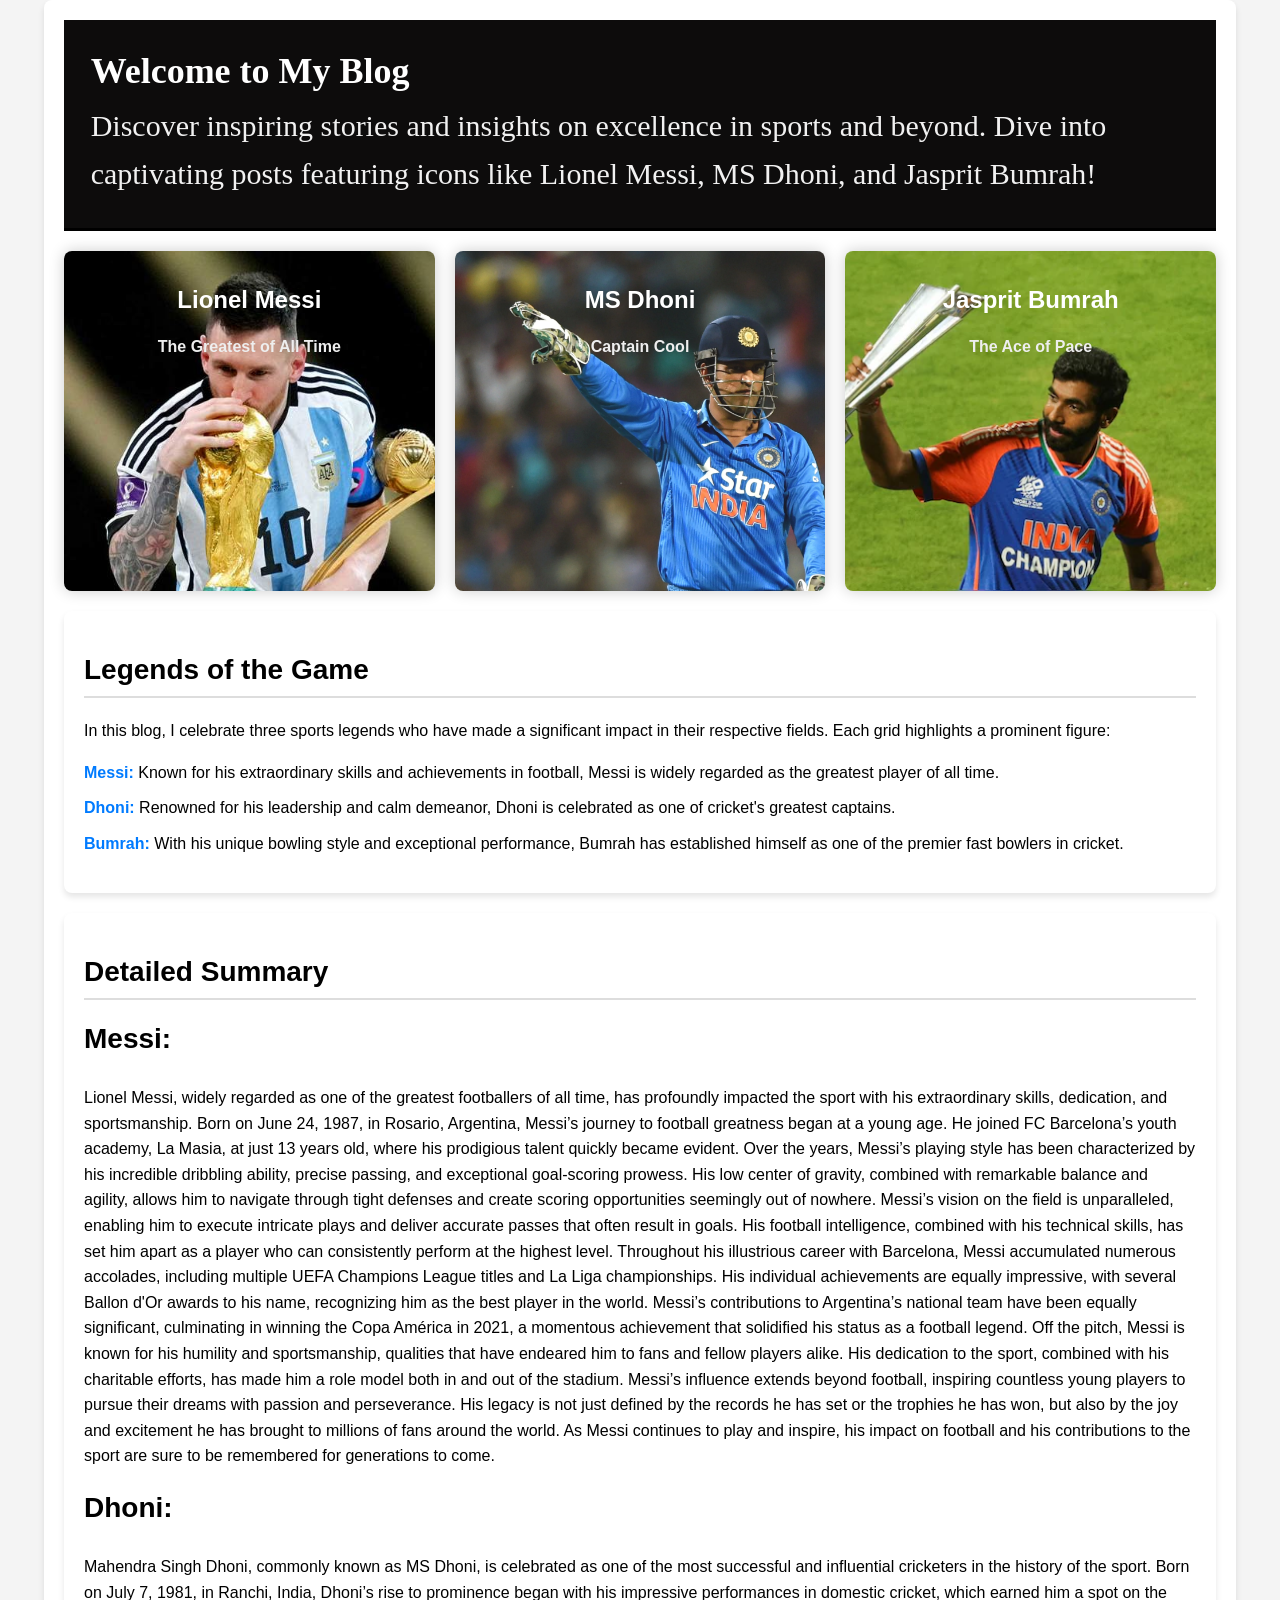
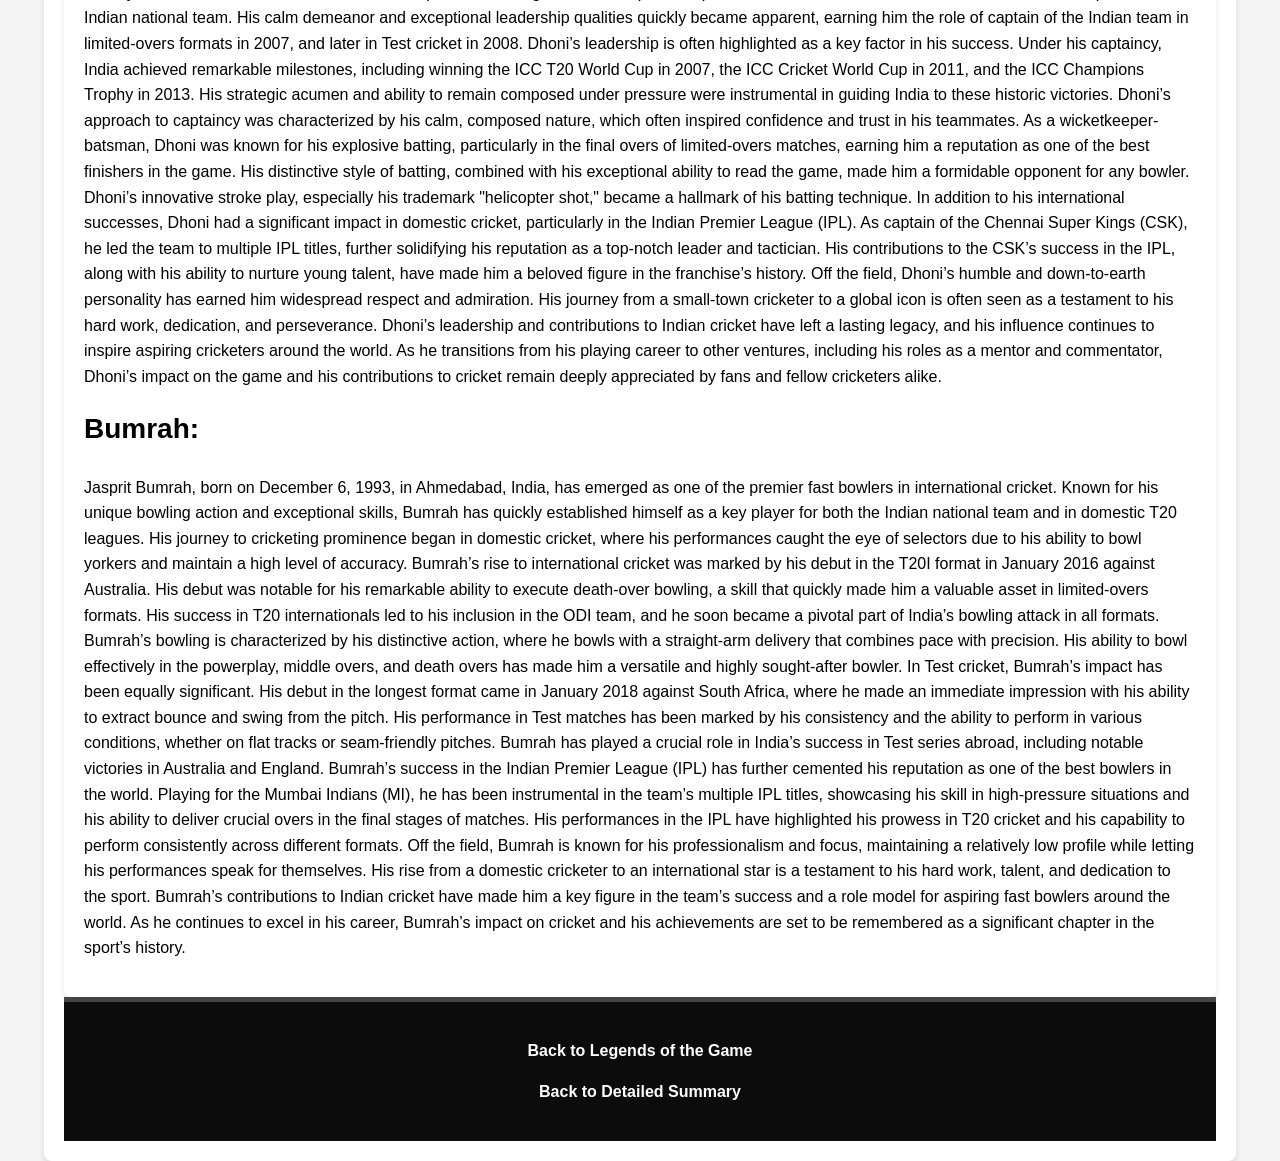
<file: index.html>
<!DOCTYPE html>
<html lang="en">
<head>
    <meta charset="UTF-8">
    <meta name="viewport" content="width=device-width, initial-scale=1.0">
    <title>My Blog</title>
    <link rel="stylesheet" href="blogstyle.css">
    <link rel="icon" type="image/x-icon" href="Designer.png">
</head>
<body>
    <section class="container">
    <div id="header-content"></div>
    <div id="grid-container"></div>
    <div id="about-grids"></div>
    <div id="additional-info"></div>
    <div id="footer-content"></div>
    </section>
    <script src="script.js"></script>
</body>
</html>
</file>
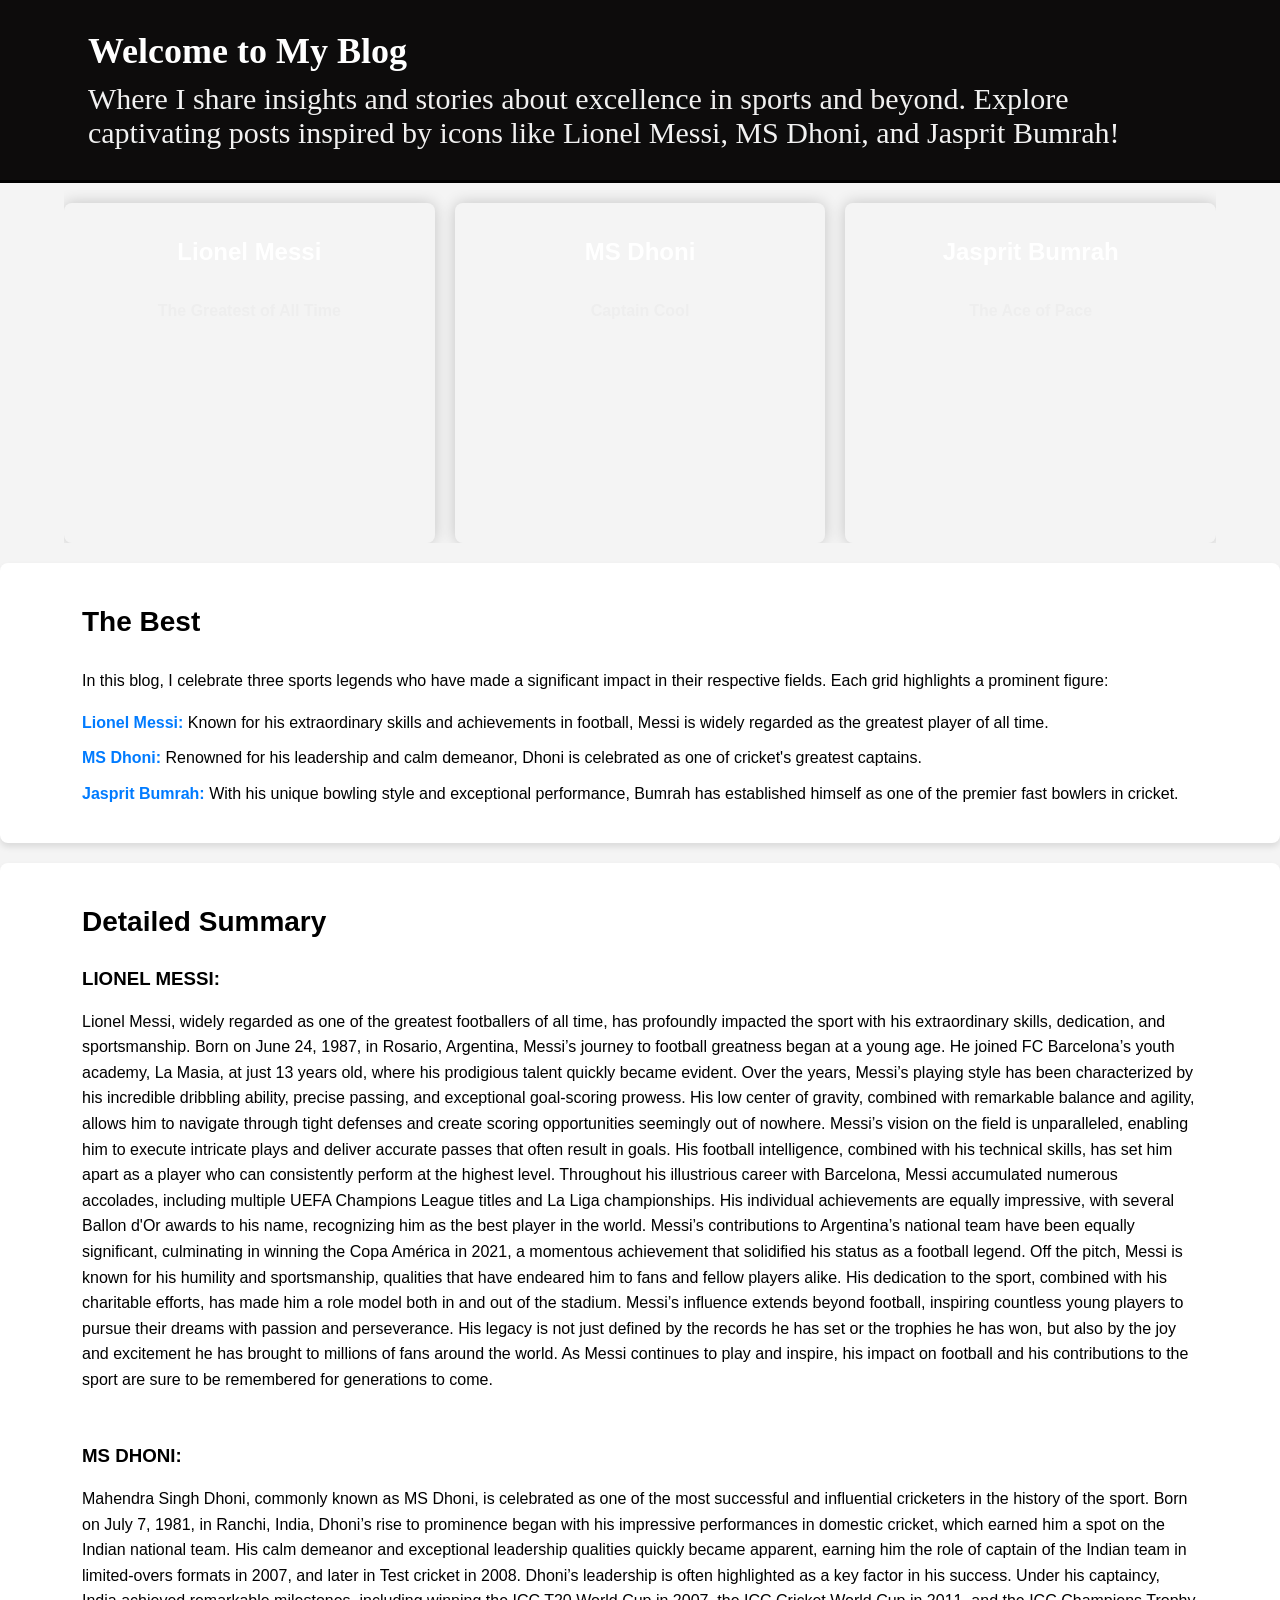
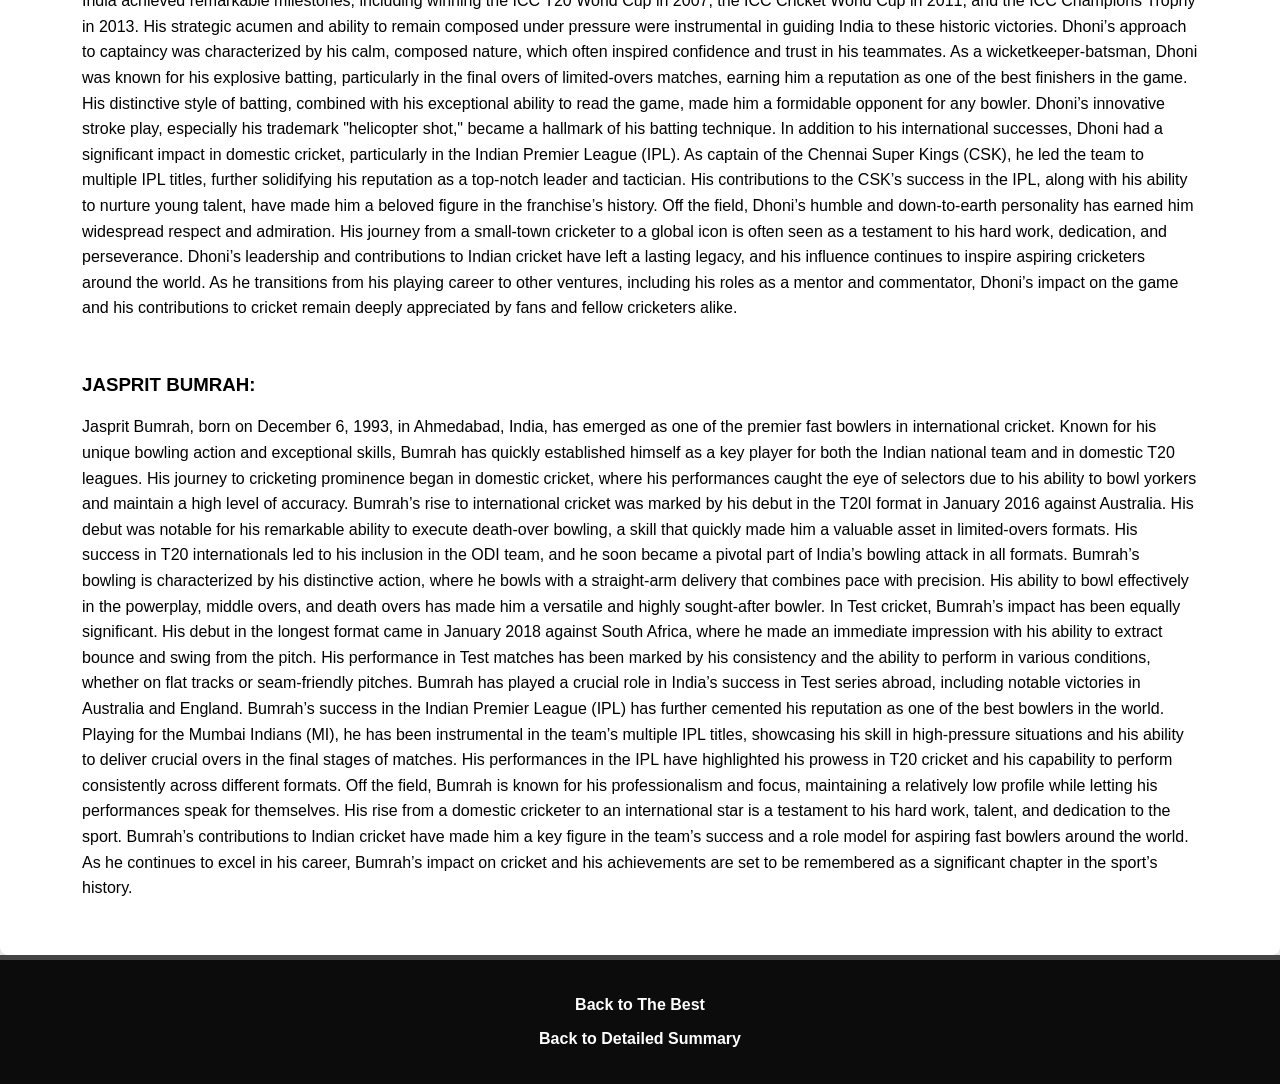
<file: blogbookmk.html>
<!DOCTYPE html>
<html lang="en">
<head>
    <meta charset="UTF-8">
    <meta name="viewport" content="width=device-width, initial-scale=1.0">
    <title>My Blog</title>
    <link rel="stylesheet" href="blogstyle.css">
</head>
<body>
    <header>
        <div class="container">
            <h1>Welcome to My Blog</h1>
            <p class="para">Where I share insights and stories about excellence in sports and beyond. Explore captivating posts inspired by icons like Lionel Messi, MS Dhoni, and Jasprit Bumrah!</p>
        </div>
    </header>
    <div class="container">
        <div class="grid">
            <div class="grid-item messi">
                <a href="https://en.wikipedia.org/wiki/Lionel_Messi" target="_blank">
                    <h2>Lionel Messi</h2><br>
                    <p>The Greatest of All Time</p>
                </a>
            </div>
            <div class="grid-item dhoni">
                <a href="https://en.wikipedia.org/wiki/MS_Dhoni" target="_blank">
                    <h2>MS Dhoni</h2><br>
                    <p>Captain Cool</p>
                </a>
            </div>
            <div class="grid-item bumrah">
                <a href="https://en.wikipedia.org/wiki/Jasprit_Bumrah" target="_blank">
                    <h2>Jasprit Bumrah</h2><br>
                    <p>The Ace of Pace</p>
                </a>
            </div>
        </div>
    </div>
    <section id="about-grids">
        <div class="container">
            <h2>The Best</h2>
            <p>In this blog, I celebrate three sports legends who have made a significant impact in their respective fields. Each grid highlights a prominent figure:</p>
            <ul>
                <li><strong><a href="#messi">Lionel Messi:<a></strong> Known for his extraordinary skills and achievements in football, Messi is widely regarded as the greatest player of all time.</li>
                <li><strong><a href="#msdhoni">MS Dhoni:<a></strong></strong> Renowned for his leadership and calm demeanor, Dhoni is celebrated as one of cricket's greatest captains.</li>
                <li><strong><a href="#bumrah">Jasprit Bumrah:</a></strong> With his unique bowling style and exceptional performance, Bumrah has established himself as one of the premier fast bowlers in cricket.</li>
            </ul>
        </div>
    </section>
    <section id="additional-info">
      <div class="container">
          <h2>Detailed Summary</h2>
          <h3 id="messi"><strong>LIONEL MESSI:</strong></h3>
          <p class="normal-text">
            Lionel Messi, widely regarded as one of the greatest footballers of all time, has profoundly impacted the sport with his extraordinary skills, dedication, and sportsmanship. Born on June 24, 1987, in Rosario, Argentina, Messi’s journey to football greatness began at a young age. He joined FC Barcelona’s youth academy, La Masia, at just 13 years old, where his prodigious talent quickly became evident. Over the years, Messi’s playing style has been characterized by his incredible dribbling ability, precise passing, and exceptional goal-scoring prowess. His low center of gravity, combined with remarkable balance and agility, allows him to navigate through tight defenses and create scoring opportunities seemingly out of nowhere. Messi’s vision on the field is unparalleled, enabling him to execute intricate plays and deliver accurate passes that often result in goals. His football intelligence, combined with his technical skills, has set him apart as a player who can consistently perform at the highest level. Throughout his illustrious career with Barcelona, Messi accumulated numerous accolades, including multiple UEFA Champions League titles and La Liga championships. His individual achievements are equally impressive, with several Ballon d'Or awards to his name, recognizing him as the best player in the world. Messi’s contributions to Argentina’s national team have been equally significant, culminating in winning the Copa América in 2021, a momentous achievement that solidified his status as a football legend. Off the pitch, Messi is known for his humility and sportsmanship, qualities that have endeared him to fans and fellow players alike. His dedication to the sport, combined with his charitable efforts, has made him a role model both in and out of the stadium. Messi’s influence extends beyond football, inspiring countless young players to pursue their dreams with passion and perseverance. His legacy is not just defined by the records he has set or the trophies he has won, but also by the joy and excitement he has brought to millions of fans around the world. As Messi continues to play and inspire, his impact on football and his contributions to the sport are sure to be remembered for generations to come.</p><br>
          <h3 id="msdhoni"><strong>MS DHONI:</strong></h3>
          <p class="normal-text">Mahendra Singh Dhoni, commonly known as MS Dhoni, is celebrated as one of the most successful and influential cricketers in the history of the sport. Born on July 7, 1981, in Ranchi, India, Dhoni’s rise to prominence began with his impressive performances in domestic cricket, which earned him a spot on the Indian national team. His calm demeanor and exceptional leadership qualities quickly became apparent, earning him the role of captain of the Indian team in limited-overs formats in 2007, and later in Test cricket in 2008.

            Dhoni’s leadership is often highlighted as a key factor in his success. Under his captaincy, India achieved remarkable milestones, including winning the ICC T20 World Cup in 2007, the ICC Cricket World Cup in 2011, and the ICC Champions Trophy in 2013. His strategic acumen and ability to remain composed under pressure were instrumental in guiding India to these historic victories. Dhoni’s approach to captaincy was characterized by his calm, composed nature, which often inspired confidence and trust in his teammates.
            
            As a wicketkeeper-batsman, Dhoni was known for his explosive batting, particularly in the final overs of limited-overs matches, earning him a reputation as one of the best finishers in the game. His distinctive style of batting, combined with his exceptional ability to read the game, made him a formidable opponent for any bowler. Dhoni’s innovative stroke play, especially his trademark "helicopter shot," became a hallmark of his batting technique.
            
            In addition to his international successes, Dhoni had a significant impact in domestic cricket, particularly in the Indian Premier League (IPL). As captain of the Chennai Super Kings (CSK), he led the team to multiple IPL titles, further solidifying his reputation as a top-notch leader and tactician. His contributions to the CSK’s success in the IPL, along with his ability to nurture young talent, have made him a beloved figure in the franchise’s history.
            
            Off the field, Dhoni’s humble and down-to-earth personality has earned him widespread respect and admiration. His journey from a small-town cricketer to a global icon is often seen as a testament to his hard work, dedication, and perseverance. Dhoni’s leadership and contributions to Indian cricket have left a lasting legacy, and his influence continues to inspire aspiring cricketers around the world. As he transitions from his playing career to other ventures, including his roles as a mentor and commentator, Dhoni’s impact on the game and his contributions to cricket remain deeply appreciated by fans and fellow cricketers alike.
            
            
            
            
            
            
            </p><br>
          <h3 id="bumrah"><strong>JASPRIT BUMRAH:</strong></h3>
          <p class="normal-text">Jasprit Bumrah, born on December 6, 1993, in Ahmedabad, India, has emerged as one of the premier fast bowlers in international cricket. Known for his unique bowling action and exceptional skills, Bumrah has quickly established himself as a key player for both the Indian national team and in domestic T20 leagues. His journey to cricketing prominence began in domestic cricket, where his performances caught the eye of selectors due to his ability to bowl yorkers and maintain a high level of accuracy.

            Bumrah’s rise to international cricket was marked by his debut in the T20I format in January 2016 against Australia. His debut was notable for his remarkable ability to execute death-over bowling, a skill that quickly made him a valuable asset in limited-overs formats. His success in T20 internationals led to his inclusion in the ODI team, and he soon became a pivotal part of India’s bowling attack in all formats. Bumrah’s bowling is characterized by his distinctive action, where he bowls with a straight-arm delivery that combines pace with precision. His ability to bowl effectively in the powerplay, middle overs, and death overs has made him a versatile and highly sought-after bowler.
            
            In Test cricket, Bumrah’s impact has been equally significant. His debut in the longest format came in January 2018 against South Africa, where he made an immediate impression with his ability to extract bounce and swing from the pitch. His performance in Test matches has been marked by his consistency and the ability to perform in various conditions, whether on flat tracks or seam-friendly pitches. Bumrah has played a crucial role in India’s success in Test series abroad, including notable victories in Australia and England.
            
            Bumrah’s success in the Indian Premier League (IPL) has further cemented his reputation as one of the best bowlers in the world. Playing for the Mumbai Indians (MI), he has been instrumental in the team’s multiple IPL titles, showcasing his skill in high-pressure situations and his ability to deliver crucial overs in the final stages of matches. His performances in the IPL have highlighted his prowess in T20 cricket and his capability to perform consistently across different formats.
            
            Off the field, Bumrah is known for his professionalism and focus, maintaining a relatively low profile while letting his performances speak for themselves. His rise from a domestic cricketer to an international star is a testament to his hard work, talent, and dedication to the sport. Bumrah’s contributions to Indian cricket have made him a key figure in the team’s success and a role model for aspiring fast bowlers around the world. As he continues to excel in his career, Bumrah’s impact on cricket and his achievements are set to be remembered as a significant chapter in the sport’s history.
            
            
            
            
            
            
            
            
            
            
            </p><br>
      </div>
  </section>
    <footer>
        <div class="container">
            <p><a href="#about-grids">Back to The Best</a></p>
            <p><a href="#additional-info">Back to Detailed Summary</a></p>
        </div>
    </footer>
</body>
</html>
</file>
<file: blogstyle.css>
body {
  font-family: Arial, sans-serif;
  background-color: #f4f4f4;
  margin: 0;
  padding: 0;
  height: auto;
}

.container {
  width: 90%;
  margin: 0 auto;
  overflow: hidden;
}

header {
  background: #0d0c0c;
  color: #fff;
  padding-top: 30px;
  min-height: 70px;
  border-bottom: #000000 3px solid;
  padding-left: 20pt;
  padding-right: 20pt;
  margin: 0 auto;
  box-sizing: border-box;
}

header h1 {
  font-family: Georgia, 'Times New Roman', Times, serif;
  margin: 0;
  font-size: 40px;
}

header p.para {
  font-family: 'Brush Script MT', cursive;
  font-size: 35px;
  margin-top: 10px;
  color: #f1f1f1;
}

.grid {
  display: grid;
  gap: 20px;
  grid-template-columns: repeat(auto-fit, minmax(300px, 1fr));
  margin-top: 20px;
}

.grid-item {
  padding: 20px;
  box-shadow: 0 0 15px rgba(0, 0, 0, 0.2);
  transition: transform 0.3s ease, box-shadow 0.3s ease;
  text-align: center;
  color: #fff;
  background-size: cover;
  background-position: center;
  background-repeat: no-repeat;
  border-radius: 8px;
  position: relative;
  height: 300px; /* Adjust height as needed */
}

.grid-item:hover {
  transform: scale(1.056);
  box-shadow: 0 0 20px rgba(0, 0, 0, 0.3);
}

.grid-item a {
  display: block;
  height: 100%;
  width: 100%;
  text-decoration: none;
  color: inherit;
  position: absolute;
  top: 0;
  left: 0;
}

.grid-item h2 {
  font-size: 24px;
  color: #fff;
  margin: 35px;
  margin-bottom: 0.5rem;
  border-bottom: none;
}

.grid-item p {
  font-size: 16px;
  color: #eee;
  margin-top: 10px;
  font-weight: bold;
}

section {
  margin-top: 20px;
  padding: 20px;
  background-color: #fff;
  border-radius: 8px;
  box-shadow: 0 4px 6px rgba(0, 0, 0, 0.1);
}

section h2 {
  font-size: 28px;
  padding-bottom: 10px;
  margin-bottom: 20px;
}

#detailed-summary {
  border-bottom: 2px solid #ddd;
  padding-bottom: 10px;
}

#summary-title {
  border-bottom: 2px solid #ddd;
  padding-bottom: 10px;
}

section p, section ul {
  font-size: 16px;
  line-height: 1.6;
}

ul {
  list-style: none;
  padding: 0;
}

ul li {
  margin-bottom: 10px;
}

ul li strong a {
  color: #007bff;
  text-decoration: none;
}

ul li strong a:hover {
  text-decoration: underline;
}

footer {
  background: #0d0c0c;
  color: #fff;
  padding: 20px;
  text-align: center;
  border-top: 5px solid #444;
}

footer a {
  color: #fff;
  text-decoration: none;
  font-weight: bold;
}

footer a:hover {
  text-decoration: underline;
}

@media screen and (max-width: 1440px) {
  .grid {
    grid-template-columns: repeat(auto-fit, minmax(250px, 1fr));
  }

  header h1 {
    font-size: 36px;
  }

  header p.para {
    font-size: 30px;
  }
}

@media screen and (max-width: 1024px) {
  .grid {
    grid-template-columns: repeat(auto-fit, minmax(220px, 1fr));
  }

  header h1 {
    font-size: 32px;
  }

  header p.para {
    font-size: 28px;
  }

  section h2 {
    font-size: 24px;
  }

  .grid-item h2 {
    font-size: 20px;
  }

  .grid-item p {
    font-size: 14px;
  }
}
@media screen and (min-width: 777px) and (max-width: 930px) {
  .grid {
    grid-template-columns: repeat(2, 1fr); 
    grid-template-rows: auto;
  }

  .grid-item:nth-child(3n) {
    grid-column: span 2;
  }

  header h1 {
    font-size: 32px; 
  }

  header p.para {
    font-size: 28px; 
  }

  section h2 {
    font-size: 24px; 
  }

  .grid-item h2 {
    font-size: 20px; 
  }

  .grid-item p {
    font-size: 14px; 
  }
}


@media screen and (max-width: 768px) {
  .grid {
    grid-template-columns: 1fr;
  }

  header h1 {
    font-size: 28px;
  }

  header p.para {
    font-size: 24px;
  }

  section h2 {
    font-size: 20px;
  }

  .grid-item h2 {
    font-size: 18px;
  }

  .grid-item p {
    font-size: 12px;
  }
}

@media screen and (max-width: 412px) {
  header h1 {
    font-size: 24px;
  }

  header p.para {
    font-size: 20px;
  }

  section h2 {
    font-size: 18px;
  }

  .grid-item h2 {
    font-size: 16px;
  }

  .grid-item p {
    font-size: 10px;
  }
}
</file>
